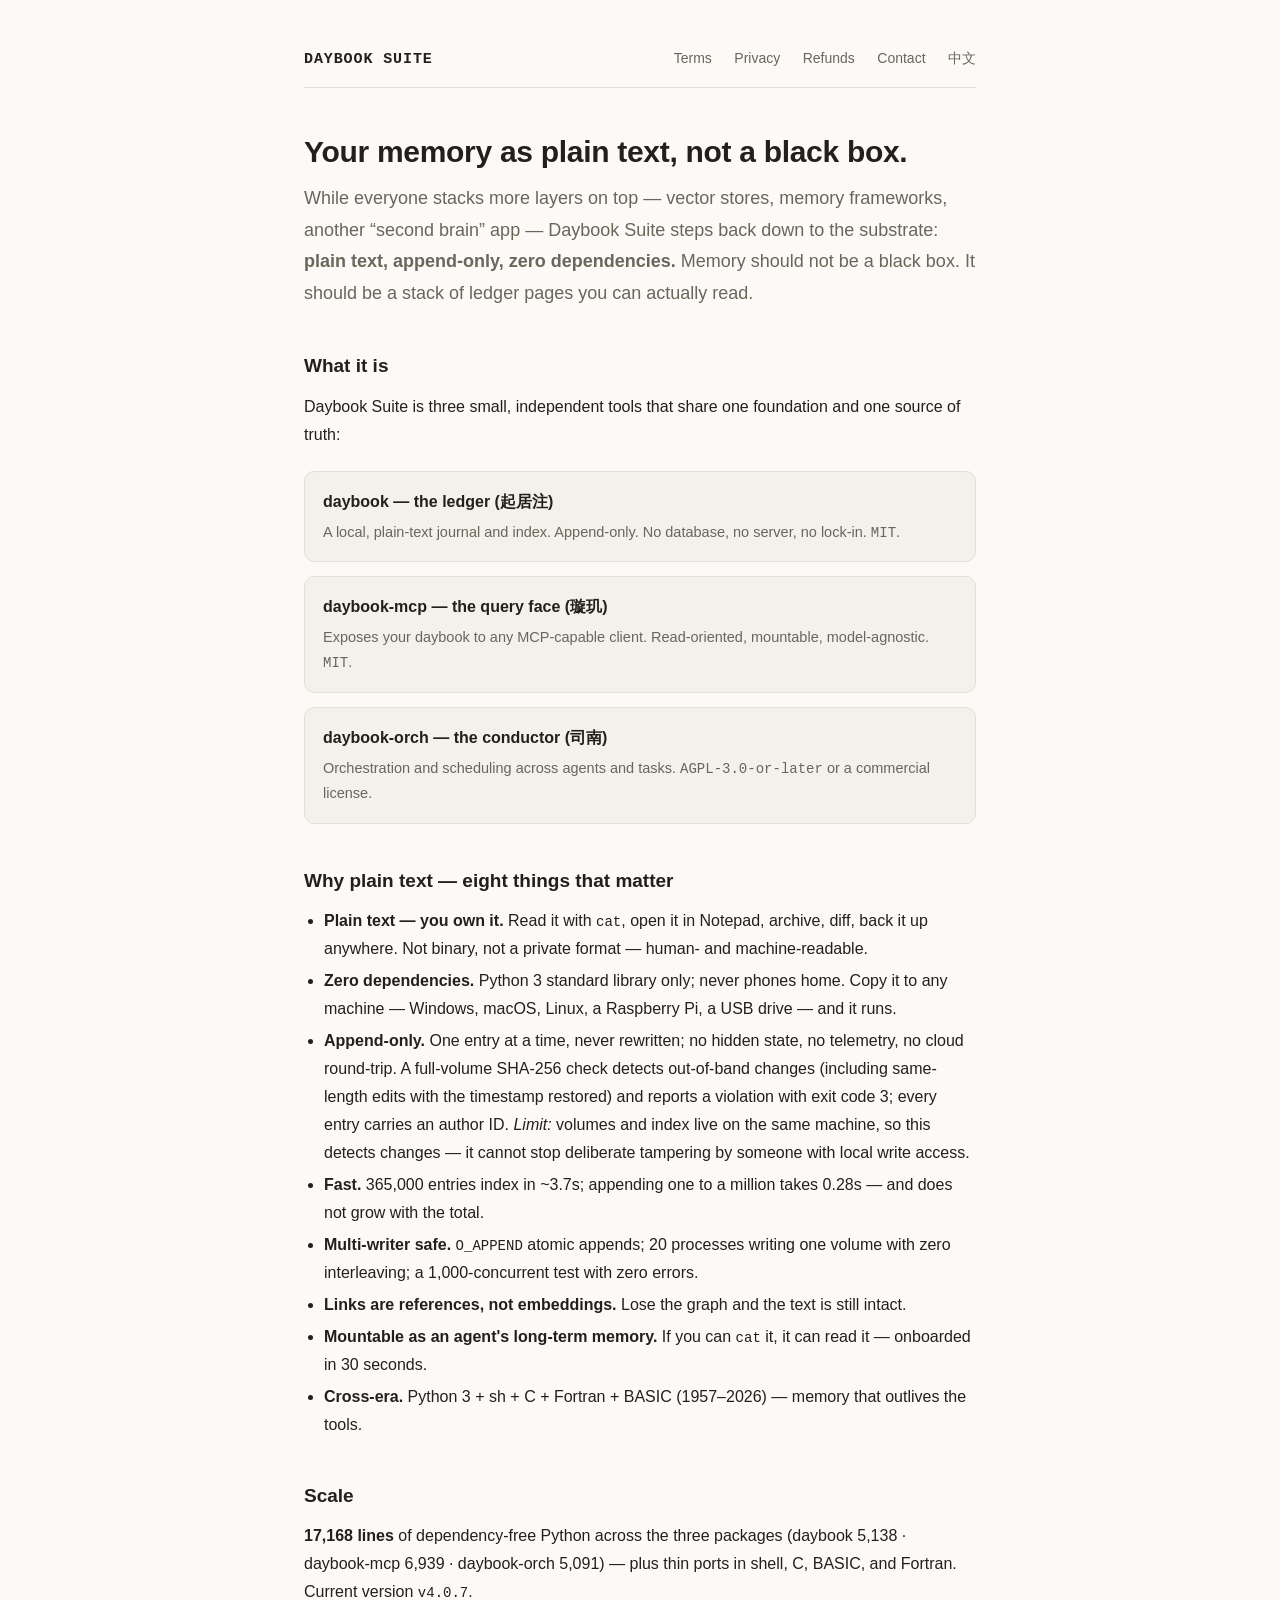
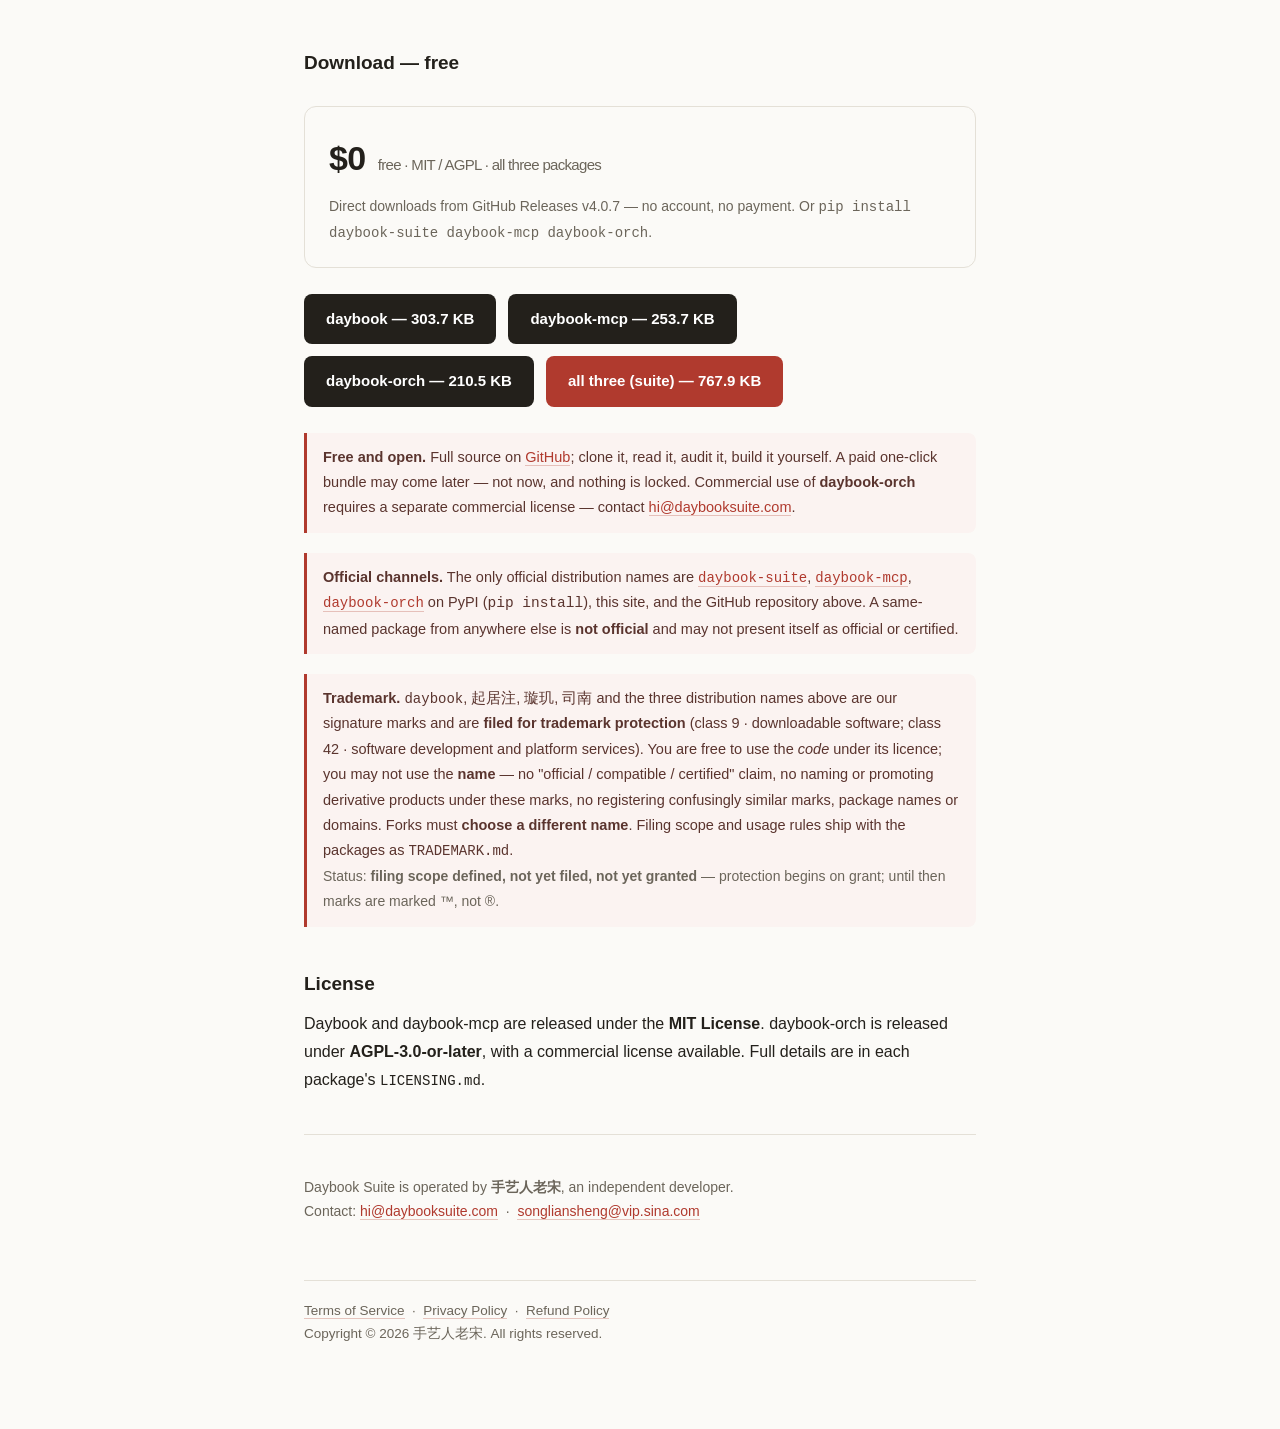
<file: index.html>
<!DOCTYPE html>
<html lang="en">
<head>
<meta charset="utf-8">
<meta name="viewport" content="width=device-width, initial-scale=1">
<title>Daybook Suite — your memory as plain text</title>
<meta name="description" content="Daybook Suite: three small tools that keep your notes and memory as plain text, not a black box. Zero dependencies, append-only, runs anywhere.">
<link rel="stylesheet" href="/style.css">
<!-- social cards -->
<meta property="og:type" content="website">
<meta property="og:site_name" content="Daybook Suite">
<meta property="og:title" content="Daybook Suite — your memory as plain text">
<meta property="og:description" content="A ledger you can actually open: append-only, zero dependencies, readable with cat. daybook · daybook-mcp · daybook-orch. Free download.">
<meta property="og:url" content="https://daybooksuite.com/">
<meta property="og:image" content="https://daybooksuite.com/og.png">
<meta property="og:image:width" content="1200">
<meta property="og:image:height" content="630">
<meta name="twitter:card" content="summary_large_image">
<meta name="twitter:title" content="Daybook Suite — your memory as plain text">
<meta name="twitter:description" content="Append-only, zero dependencies, readable with cat. Free download.">
<meta name="twitter:image" content="https://daybooksuite.com/og.png">
<link rel="canonical" href="https://daybooksuite.com/">
</head>
<body>
<div class="wrap">

<header class="site">
  <span class="brand">Daybook&nbsp;Suite</span>
  <nav>
    <a href="/terms">Terms</a>
    <a href="/privacy">Privacy</a>
    <a href="/refund">Refunds</a>
    <a href="mailto:hi@daybooksuite.com">Contact</a>
    <a href="/zh">中文</a>
  </nav>
</header>

<h1>Your memory as plain text, not a black box.</h1>
<p class="lede">
  While everyone stacks more layers on top &mdash; vector stores, memory frameworks, another
  &ldquo;second brain&rdquo; app &mdash; Daybook Suite steps back down to the substrate:
  <strong>plain text, append-only, zero dependencies.</strong>
  Memory should not be a black box. It should be a stack of ledger pages you can actually read.
</p>

<h2>What it is</h2>
<p>Daybook Suite is three small, independent tools that share one foundation and one source of truth:</p>

<div class="grid">
  <div class="card">
    <h3>daybook &mdash; the ledger (起居注)</h3>
    <p>A local, plain-text journal and index. Append-only. No database, no server, no lock-in. <span class="mono">MIT</span>.</p>
  </div>
  <div class="card">
    <h3>daybook-mcp &mdash; the query face (璇玑)</h3>
    <p>Exposes your daybook to any MCP-capable client. Read-oriented, mountable, model-agnostic. <span class="mono">MIT</span>.</p>
  </div>
  <div class="card">
    <h3>daybook-orch &mdash; the conductor (司南)</h3>
    <p>Orchestration and scheduling across agents and tasks. <span class="mono">AGPL-3.0-or-later</span> or a commercial license.</p>
  </div>
</div>

<h2>Why plain text &mdash; eight things that matter</h2>
<ul>
  <li><strong>Plain text &mdash; you own it.</strong> Read it with <span class="mono">cat</span>, open it in Notepad, archive, diff, back it up anywhere. Not binary, not a private format &mdash; human- and machine-readable.</li>
  <li><strong>Zero dependencies.</strong> Python 3 standard library only; never phones home. Copy it to any machine &mdash; Windows, macOS, Linux, a Raspberry Pi, a USB drive &mdash; and it runs.</li>
  <li><strong>Append-only.</strong> One entry at a time, never rewritten; no hidden state, no telemetry, no cloud round-trip. A full-volume SHA-256 check detects out-of-band changes (including same-length edits with the timestamp restored) and reports a violation with exit code 3; every entry carries an author ID. <em>Limit:</em> volumes and index live on the same machine, so this detects changes &mdash; it cannot stop deliberate tampering by someone with local write access.</li>
  <li><strong>Fast.</strong> 365,000 entries index in ~3.7s; appending one to a million takes 0.28s &mdash; and does not grow with the total.</li>
  <li><strong>Multi-writer safe.</strong> <span class="mono">O_APPEND</span> atomic appends; 20 processes writing one volume with zero interleaving; a 1,000-concurrent test with zero errors.</li>
  <li><strong>Links are references, not embeddings.</strong> Lose the graph and the text is still intact.</li>
  <li><strong>Mountable as an agent's long-term memory.</strong> If you can <span class="mono">cat</span> it, it can read it &mdash; onboarded in 30 seconds.</li>
  <li><strong>Cross-era.</strong> Python 3 + sh + C + Fortran + BASIC (1957&ndash;2026) &mdash; memory that outlives the tools.</li>
</ul>

<h2>Scale</h2>
<p>
  <strong>17,168 lines</strong> of dependency-free Python across the three packages
  (daybook 5,138 &middot; daybook-mcp 6,939 &middot; daybook-orch 5,091) &mdash;
  plus thin ports in shell, C, BASIC, and Fortran. Current version <span class="mono">v4.0.7</span>.
</p>

<h2>Download &mdash; free</h2>
<div class="price">
  <div>
    <div class="amount">$0 <small>&nbsp;free &middot; MIT / AGPL &middot; all three packages</small></div>
    <div class="small" style="margin-top:6px">Direct downloads from GitHub Releases v4.0.7 &mdash; no account, no payment. Or <span class="mono">pip install daybook-suite daybook-mcp daybook-orch</span>.</div>
  </div>
</div>
<div class="dl">
  <a class="btn" href="https://github.com/songliansheng1972/daybook-suite/releases/download/v4.0.7/daybook-v4.0.7.zip">daybook &mdash; 303.7 KB</a>
  <a class="btn" href="https://github.com/songliansheng1972/daybook-suite/releases/download/v4.0.7/daybook-mcp-v4.0.7.zip">daybook-mcp &mdash; 253.7 KB</a>
  <a class="btn" href="https://github.com/songliansheng1972/daybook-suite/releases/download/v4.0.7/daybook-orch-v4.0.7.zip">daybook-orch &mdash; 210.5 KB</a>
  <a class="btn" href="https://github.com/songliansheng1972/daybook-suite/releases/download/v4.0.7/daybook-suite-v4.0.7.zip">all three (suite) &mdash; 767.9 KB</a>
</div>
<div class="note">
  <strong>Free and open.</strong> Full source on <a href="https://github.com/songliansheng1972/daybook-suite">GitHub</a>; clone it, read it, audit it, build it yourself. A paid one-click bundle may come later &mdash; not now, and nothing is locked.
  Commercial use of <strong>daybook-orch</strong> requires a separate commercial license &mdash; contact <a href="mailto:hi@daybooksuite.com">hi@daybooksuite.com</a>.
</div>
<div class="note">
  <strong>Official channels.</strong> The only official distribution names are
  <a class="mono" href="https://pypi.org/project/daybook-suite/">daybook-suite</a>,
  <a class="mono" href="https://pypi.org/project/daybook-mcp/">daybook-mcp</a>,
  <a class="mono" href="https://pypi.org/project/daybook-orch/">daybook-orch</a> on PyPI
  (<code>pip install</code>), this site, and the GitHub repository above. A same-named package from anywhere else is
  <strong>not official</strong> and may not present itself as official or certified.
</div>
<div class="note">
  <strong>Trademark.</strong> <span class="mono">daybook</span>, 起居注, 璇玑, 司南 and the three distribution names above
  are our signature marks and are <strong>filed for trademark protection</strong> (class 9 &middot; downloadable software;
  class 42 &middot; software development and platform services). You are free to use the <em>code</em> under its licence;
  you may not use the <strong>name</strong> &mdash; no "official / compatible / certified" claim, no naming or promoting
  derivative products under these marks, no registering confusingly similar marks, package names or domains.
  Forks must <strong>choose a different name</strong>. Filing scope and usage rules ship with the packages as
  <span class="mono">TRADEMARK.md</span>.
  <br><span class="small">Status: <strong>filing scope defined, not yet filed, not yet granted</strong> &mdash; protection
  begins on grant; until then marks are marked &trade;, not &reg;.</span>
</div>

<h2>License</h2>
<p>
  Daybook and daybook-mcp are released under the <strong>MIT License</strong>.
  daybook-orch is released under <strong>AGPL-3.0-or-later</strong>, with a commercial license available.
  Full details are in each package's <span class="mono">LICENSING.md</span>.
</p>

<hr>

<p class="small">
  Daybook Suite is operated by <strong>手艺人老宋</strong>, an independent developer.<br>
  Contact: <a href="mailto:hi@daybooksuite.com">hi@daybooksuite.com</a>
  &nbsp;&middot;&nbsp; <a href="mailto:songliansheng@vip.sina.com">songliansheng@vip.sina.com</a>
</p>

<footer class="site">
  <a href="/terms">Terms of Service</a> &nbsp;&middot;&nbsp;
  <a href="/privacy">Privacy Policy</a> &nbsp;&middot;&nbsp;
  <a href="/refund">Refund Policy</a><br>
  Copyright &copy; 2026 手艺人老宋. All rights reserved.
</footer>

</div>
</body>
</html>
</file>
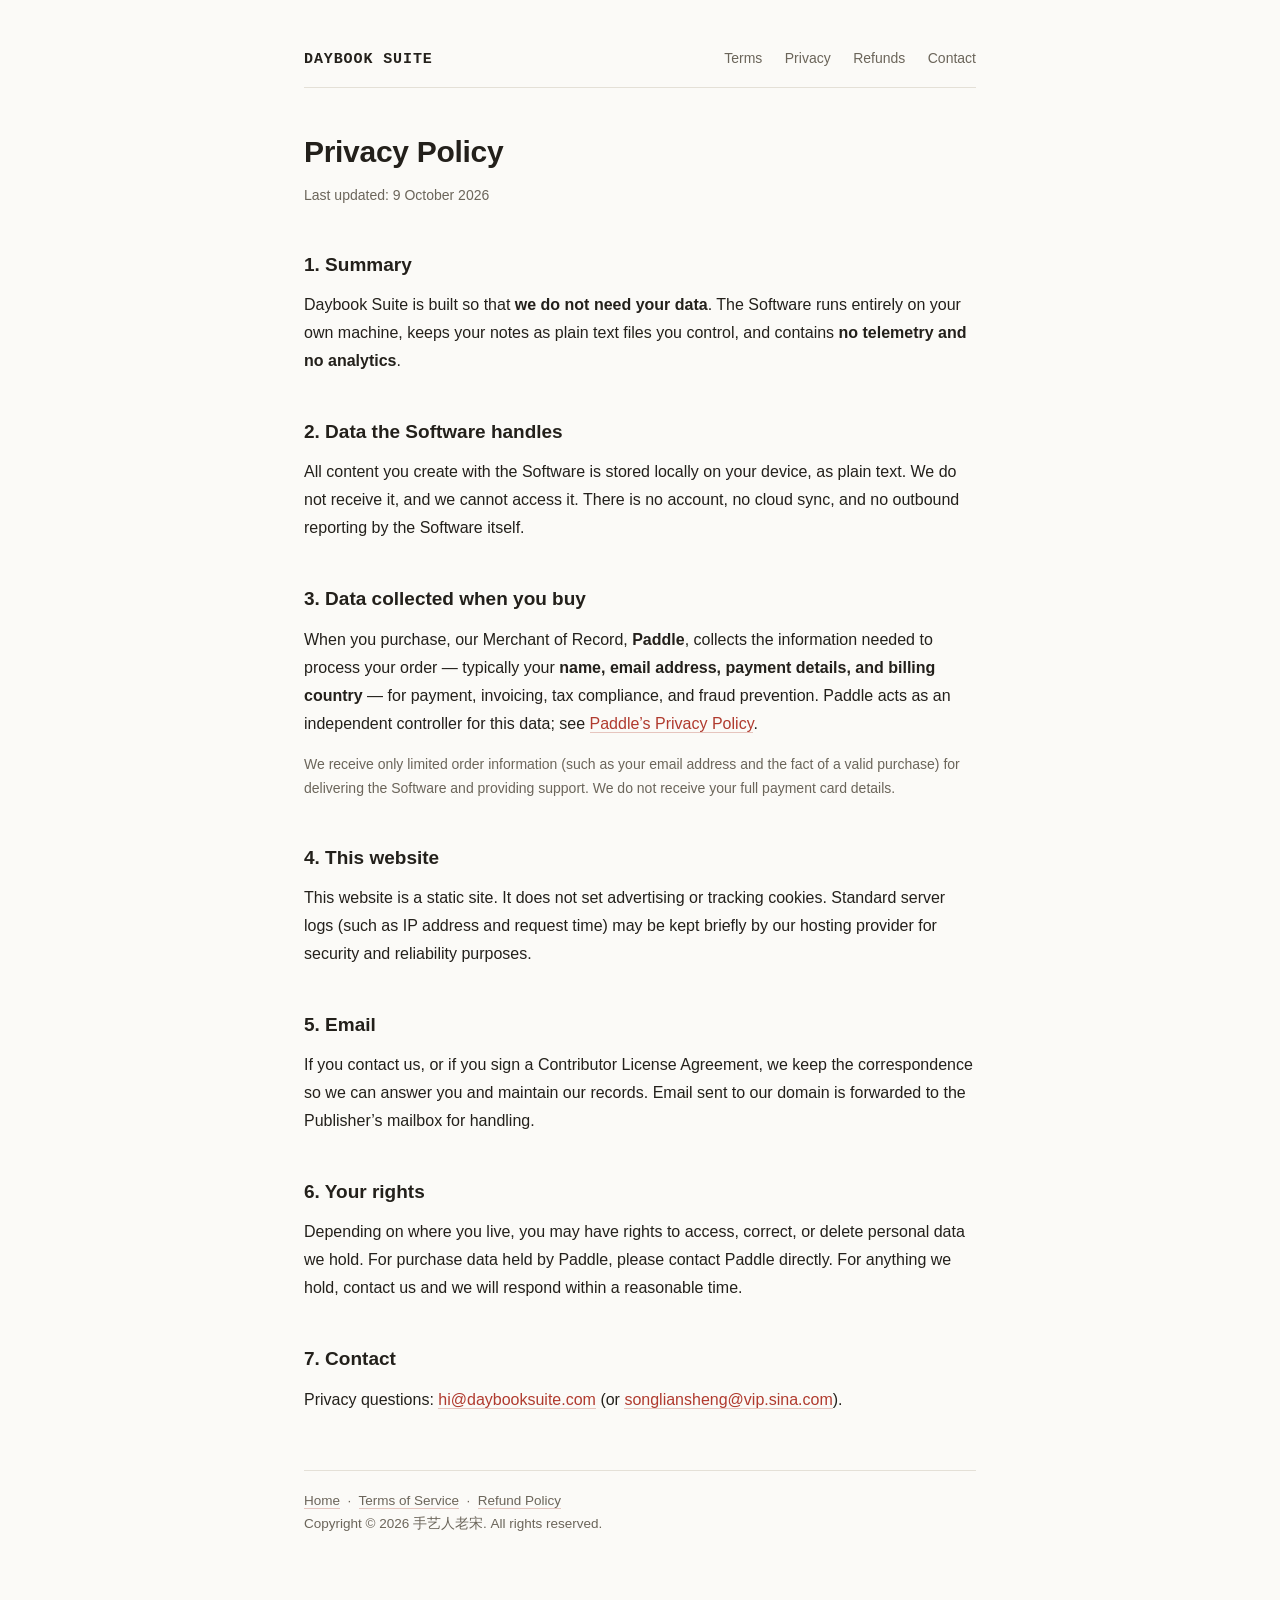
<file: privacy.html>
<!DOCTYPE html>
<html lang="en">
<head>
<meta charset="utf-8">
<meta name="viewport" content="width=device-width, initial-scale=1">
<title>Privacy Policy — Daybook Suite</title>
<link rel="stylesheet" href="/style.css">
</head>
<body>
<div class="wrap">

<header class="site">
  <span class="brand"><a href="/" style="color:inherit;border:0">Daybook&nbsp;Suite</a></span>
  <nav>
    <a href="/terms">Terms</a>
    <a href="/privacy">Privacy</a>
    <a href="/refund">Refunds</a>
    <a href="mailto:hi@daybooksuite.com">Contact</a>
  </nav>
</header>

<h1>Privacy Policy</h1>
<p class="small">Last updated: 9 October 2026</p>

<h2>1. Summary</h2>
<p>
  Daybook Suite is built so that <strong>we do not need your data</strong>.
  The Software runs entirely on your own machine, keeps your notes as plain text files you control,
  and contains <strong>no telemetry and no analytics</strong>.
</p>

<h2>2. Data the Software handles</h2>
<p>
  All content you create with the Software is stored locally on your device, as plain text.
  We do not receive it, and we cannot access it. There is no account, no cloud sync, and no
  outbound reporting by the Software itself.
</p>

<h2>3. Data collected when you buy</h2>
<p>
  When you purchase, our Merchant of Record, <strong>Paddle</strong>, collects the information
  needed to process your order &mdash; typically your <strong>name, email address,
  payment details, and billing country</strong> &mdash; for payment, invoicing, tax compliance,
  and fraud prevention. Paddle acts as an independent controller for this data; see
  <a href="https://www.paddle.com/legal/privacy" rel="noopener">Paddle&rsquo;s Privacy Policy</a>.
</p>
<p class="small">
  We receive only limited order information (such as your email address and the fact of a valid purchase)
  for delivering the Software and providing support. We do not receive your full payment card details.
</p>

<h2>4. This website</h2>
<p>
  This website is a static site. It does not set advertising or tracking cookies.
  Standard server logs (such as IP address and request time) may be kept briefly by our hosting
  provider for security and reliability purposes.
</p>

<h2>5. Email</h2>
<p>
  If you contact us, or if you sign a Contributor License Agreement, we keep the correspondence
  so we can answer you and maintain our records. Email sent to our domain is forwarded to the
  Publisher&rsquo;s mailbox for handling.
</p>

<h2>6. Your rights</h2>
<p>
  Depending on where you live, you may have rights to access, correct, or delete personal data we hold.
  For purchase data held by Paddle, please contact Paddle directly. For anything we hold, contact us
  and we will respond within a reasonable time.
</p>

<h2>7. Contact</h2>
<p>
  Privacy questions: <a href="mailto:hi@daybooksuite.com">hi@daybooksuite.com</a>
  (or <a href="mailto:songliansheng@vip.sina.com">songliansheng@vip.sina.com</a>).
</p>

<footer class="site">
  <a href="/">Home</a> &nbsp;&middot;&nbsp;
  <a href="/terms">Terms of Service</a> &nbsp;&middot;&nbsp;
  <a href="/refund">Refund Policy</a><br>
  Copyright &copy; 2026 手艺人老宋. All rights reserved.
</footer>

</div>
</body>
</html>
</file>
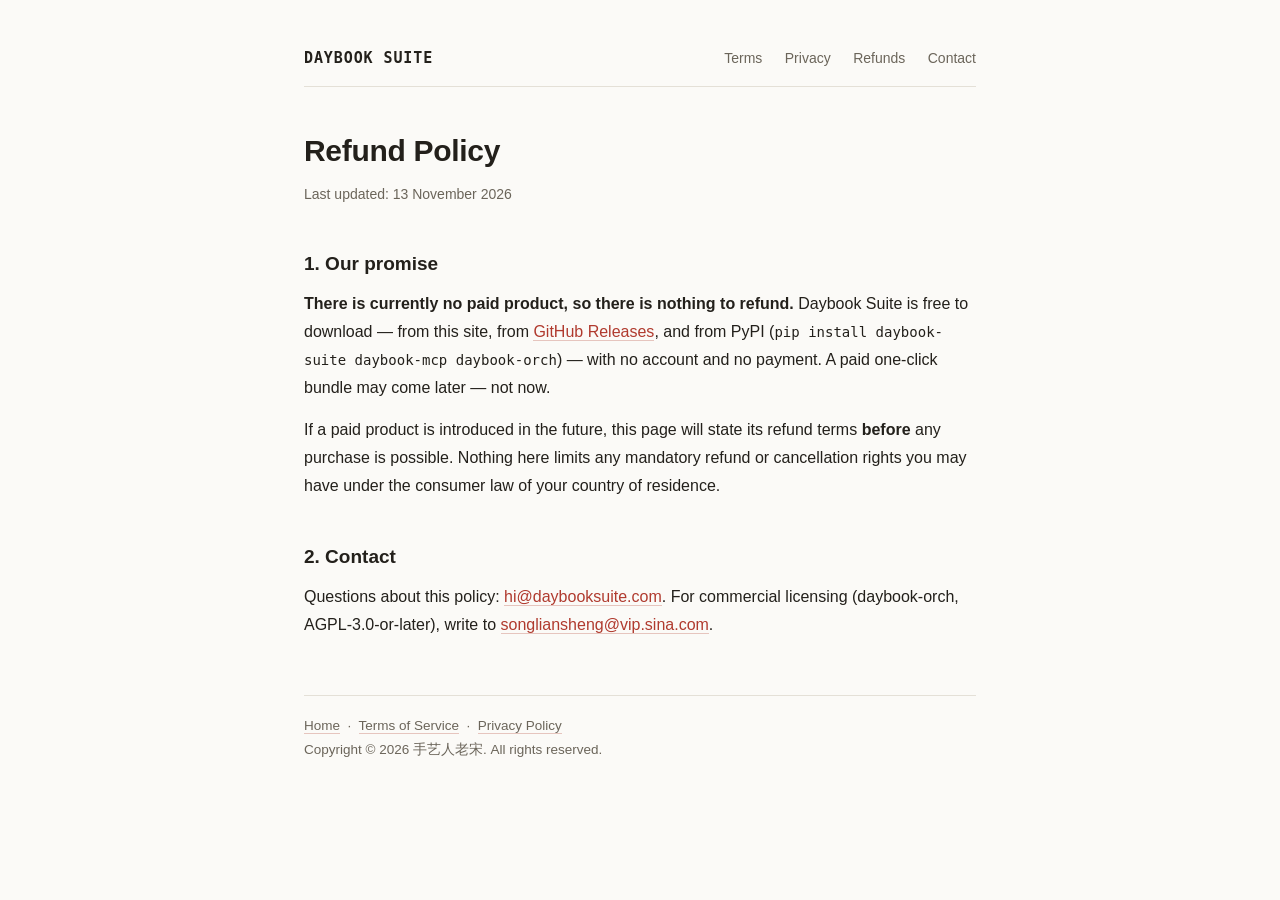
<file: refund.html>
<!DOCTYPE html>
<html lang="en">
<head>
<meta charset="utf-8">
<meta name="viewport" content="width=device-width, initial-scale=1">
<title>Refund Policy — Daybook Suite</title>
<link rel="stylesheet" href="/style.css">
</head>
<body>
<div class="wrap">

<header class="site">
  <span class="brand"><a href="/" style="color:inherit;border:0">Daybook&nbsp;Suite</a></span>
  <nav>
    <a href="/terms">Terms</a>
    <a href="/privacy">Privacy</a>
    <a href="/refund">Refunds</a>
    <a href="mailto:hi@daybooksuite.com">Contact</a>
  </nav>
</header>

<h1>Refund Policy</h1>
<p class="small">Last updated: 13 November 2026</p>

<h2>1. Our promise</h2>
<p>
  <strong>There is currently no paid product, so there is nothing to refund.</strong>
  Daybook Suite is free to download — from this site, from
  <a href="https://github.com/songliansheng1972/daybook-suite/releases">GitHub Releases</a>, and from PyPI
  (<span class="mono">pip install daybook-suite daybook-mcp daybook-orch</span>) — with no account and no payment.
  A paid one-click bundle may come later — not now.
</p>
<p>
  If a paid product is introduced in the future, this page will state its refund terms
  <strong>before</strong> any purchase is possible. Nothing here limits any mandatory refund or
  cancellation rights you may have under the consumer law of your country of residence.
</p>

<h2>2. Contact</h2>
<p>
  Questions about this policy: <a href="mailto:hi@daybooksuite.com">hi@daybooksuite.com</a>.
  For commercial licensing (daybook-orch, AGPL-3.0-or-later), write to
  <a href="mailto:songliansheng@vip.sina.com">songliansheng@vip.sina.com</a>.
</p>

<footer class="site">
  <a href="/">Home</a> &nbsp;&middot;&nbsp;
  <a href="/terms">Terms of Service</a> &nbsp;&middot;&nbsp;
  <a href="/privacy">Privacy Policy</a><br>
  Copyright &copy; 2026 手艺人老宋. All rights reserved.
</footer>

</div>
</body>
</html>
</file>
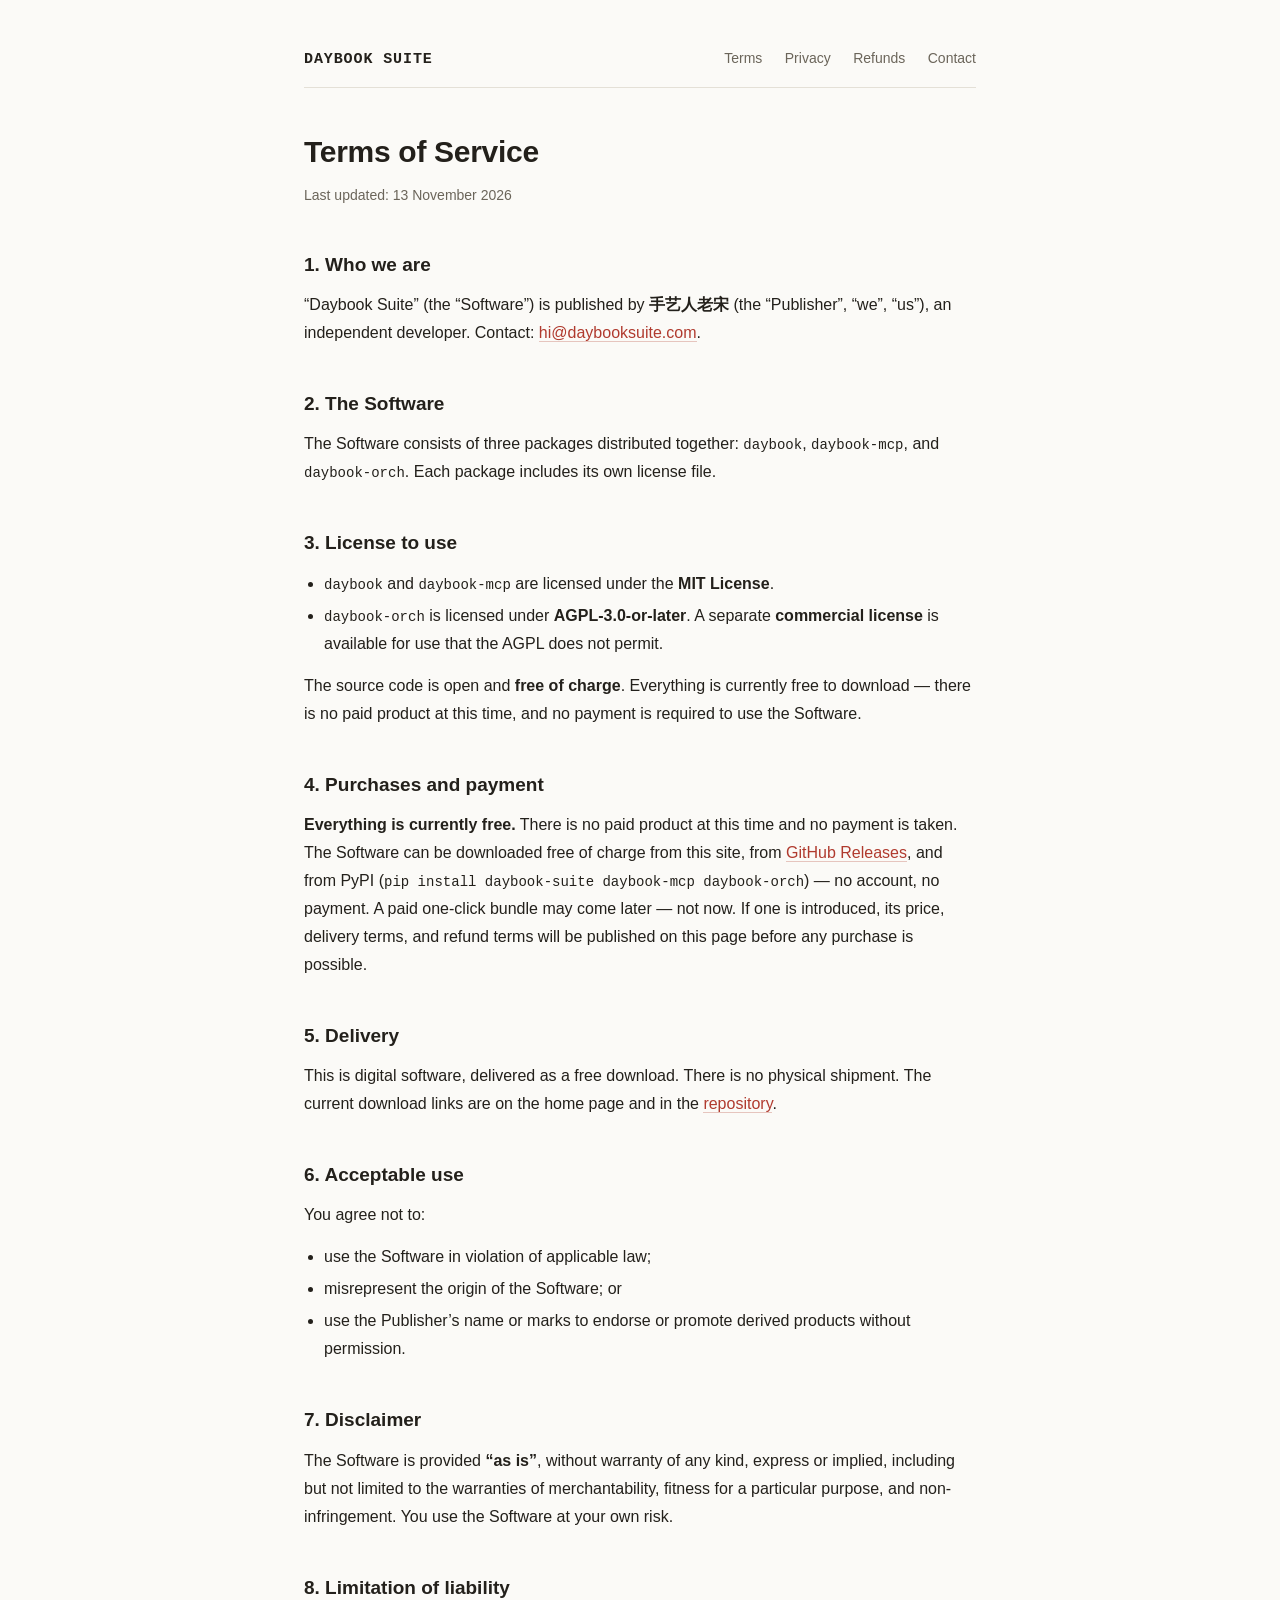
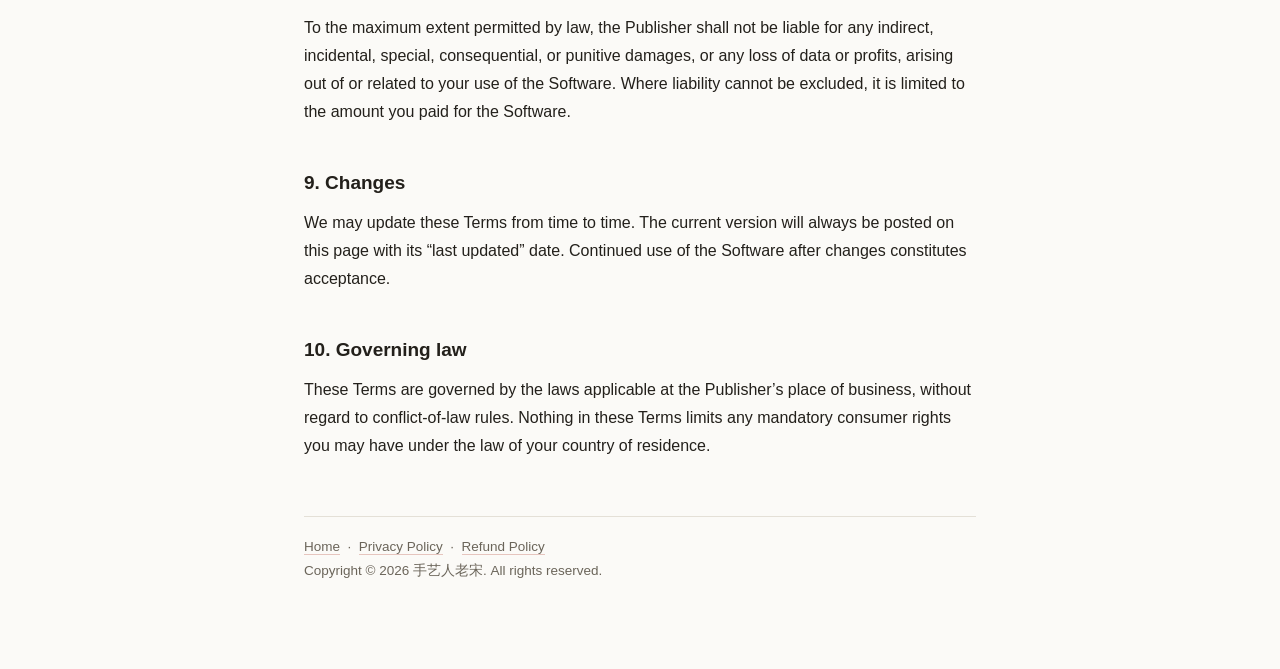
<file: terms.html>
<!DOCTYPE html>
<html lang="en">
<head>
<meta charset="utf-8">
<meta name="viewport" content="width=device-width, initial-scale=1">
<title>Terms of Service — Daybook Suite</title>
<link rel="stylesheet" href="/style.css">
</head>
<body>
<div class="wrap">

<header class="site">
  <span class="brand"><a href="/" style="color:inherit;border:0">Daybook&nbsp;Suite</a></span>
  <nav>
    <a href="/terms">Terms</a>
    <a href="/privacy">Privacy</a>
    <a href="/refund">Refunds</a>
    <a href="mailto:hi@daybooksuite.com">Contact</a>
  </nav>
</header>

<h1>Terms of Service</h1>
<p class="small">Last updated: 13 November 2026</p>

<h2>1. Who we are</h2>
<p>
  &ldquo;Daybook Suite&rdquo; (the &ldquo;Software&rdquo;) is published by <strong>手艺人老宋</strong>
  (the &ldquo;Publisher&rdquo;, &ldquo;we&rdquo;, &ldquo;us&rdquo;), an independent developer.
  Contact: <a href="mailto:hi@daybooksuite.com">hi@daybooksuite.com</a>.
</p>

<h2>2. The Software</h2>
<p>
  The Software consists of three packages distributed together:
  <span class="mono">daybook</span>, <span class="mono">daybook-mcp</span>, and
  <span class="mono">daybook-orch</span>. Each package includes its own license file.
</p>

<h2>3. License to use</h2>
<ul>
  <li><span class="mono">daybook</span> and <span class="mono">daybook-mcp</span> are licensed under the <strong>MIT License</strong>.</li>
  <li><span class="mono">daybook-orch</span> is licensed under <strong>AGPL-3.0-or-later</strong>. A separate <strong>commercial license</strong> is available for use that the AGPL does not permit.</li>
</ul>
<p>
  The source code is open and <strong>free of charge</strong>. Everything is currently free to download —
  there is no paid product at this time, and no payment is required to use the Software.
</p>

<h2>4. Purchases and payment</h2>
<p>
  <strong>Everything is currently free.</strong> There is no paid product at this time and no payment is taken.
  The Software can be downloaded free of charge from this site, from
  <a href="https://github.com/songliansheng1972/daybook-suite/releases">GitHub Releases</a>, and from PyPI
  (<span class="mono">pip install daybook-suite daybook-mcp daybook-orch</span>) — no account, no payment.
  A paid one-click bundle may come later — not now. If one is introduced, its price, delivery terms,
  and refund terms will be published on this page before any purchase is possible.
</p>

<h2>5. Delivery</h2>
<p>
  This is digital software, delivered as a free download. There is no physical shipment.
  The current download links are on the home page and in the
  <a href="https://github.com/songliansheng1972/daybook-suite">repository</a>.
</p>

<h2>6. Acceptable use</h2>
<p>You agree not to:</p>
<ul>
  <li>use the Software in violation of applicable law;</li>
  <li>misrepresent the origin of the Software; or</li>
  <li>use the Publisher&rsquo;s name or marks to endorse or promote derived products without permission.</li>
</ul>

<h2>7. Disclaimer</h2>
<p>
  The Software is provided <strong>&ldquo;as is&rdquo;</strong>, without warranty of any kind, express or implied,
  including but not limited to the warranties of merchantability, fitness for a particular purpose,
  and non-infringement. You use the Software at your own risk.
</p>

<h2>8. Limitation of liability</h2>
<p>
  To the maximum extent permitted by law, the Publisher shall not be liable for any indirect,
  incidental, special, consequential, or punitive damages, or any loss of data or profits,
  arising out of or related to your use of the Software. Where liability cannot be excluded,
  it is limited to the amount you paid for the Software.
</p>

<h2>9. Changes</h2>
<p>
  We may update these Terms from time to time. The current version will always be posted on this page
  with its &ldquo;last updated&rdquo; date. Continued use of the Software after changes constitutes acceptance.
</p>

<h2>10. Governing law</h2>
<p>
  These Terms are governed by the laws applicable at the Publisher&rsquo;s place of business,
  without regard to conflict-of-law rules. Nothing in these Terms limits any mandatory consumer rights
  you may have under the law of your country of residence.
</p>

<footer class="site">
  <a href="/">Home</a> &nbsp;&middot;&nbsp;
  <a href="/privacy">Privacy Policy</a> &nbsp;&middot;&nbsp;
  <a href="/refund">Refund Policy</a><br>
  Copyright &copy; 2026 手艺人老宋. All rights reserved.
</footer>

</div>
</body>
</html>
</file>
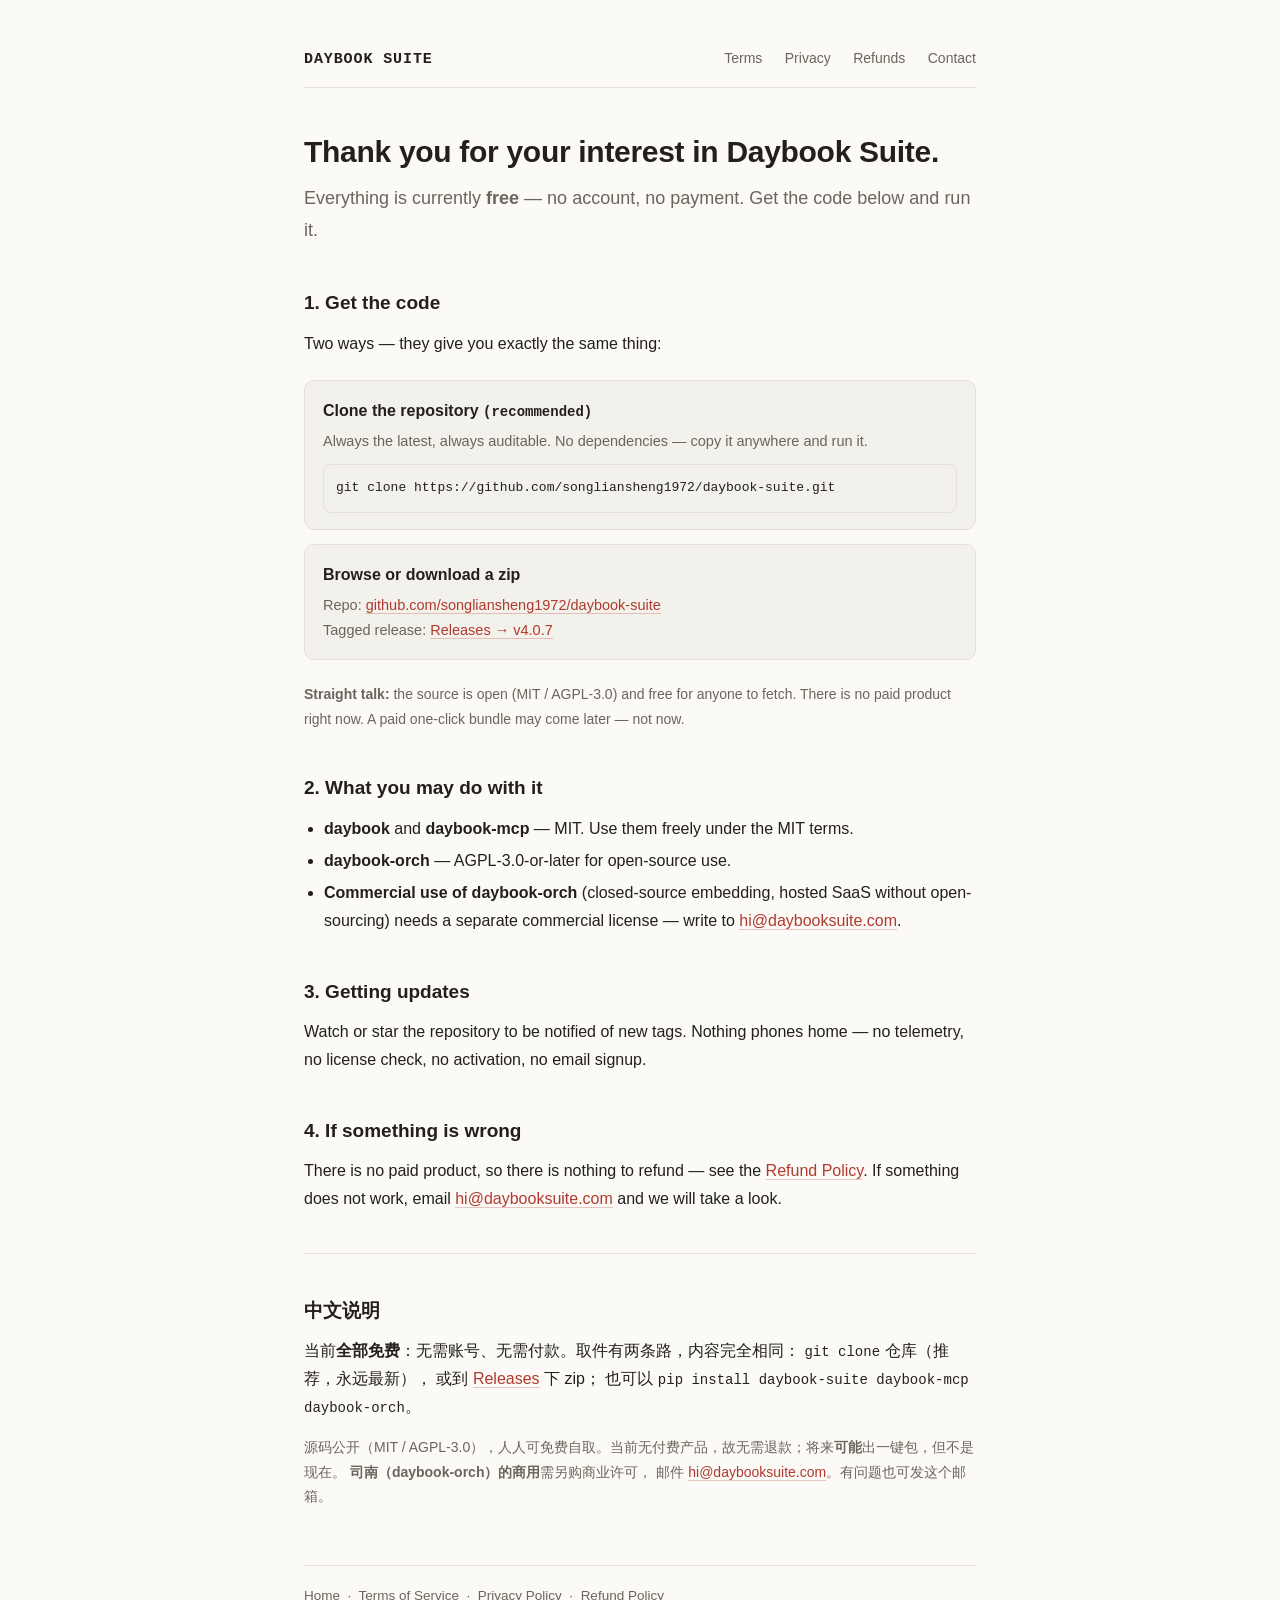
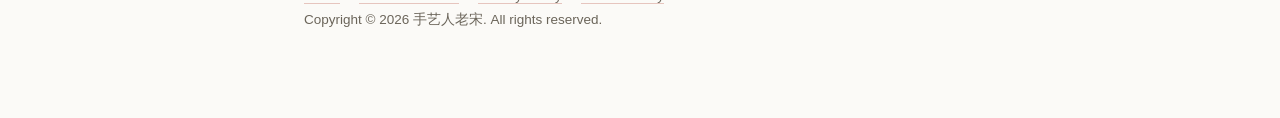
<file: thank-you.html>
<!DOCTYPE html>
<html lang="en">
<head>
<meta charset="utf-8">
<meta name="viewport" content="width=device-width, initial-scale=1">
<meta name="robots" content="noindex">
<title>Thank you — Daybook Suite</title>
<link rel="stylesheet" href="/style.css">
</head>
<body>
<div class="wrap">

<header class="site">
  <span class="brand"><a href="/" style="color:inherit;border:0">Daybook&nbsp;Suite</a></span>
  <nav>
    <a href="/terms">Terms</a>
    <a href="/privacy">Privacy</a>
    <a href="/refund">Refunds</a>
    <a href="mailto:hi@daybooksuite.com">Contact</a>
  </nav>
</header>

<h1>Thank you for your interest in Daybook Suite.</h1>
<p class="lede">
  Everything is currently <strong>free</strong> — no account, no payment. Get the code below and run it.
</p>

<h2>1. Get the code</h2>
<p>Two ways — they give you exactly the same thing:</p>

<div class="grid">
  <div class="card">
    <h3>Clone the repository <span class="mono">(recommended)</span></h3>
    <p>Always the latest, always auditable. No dependencies — copy it anywhere and run it.</p>
    <pre style="background:#F3F1EB;border:1px solid #E4E0D7;border-radius:8px;padding:12px;overflow-x:auto;font-size:13px;margin:10px 0 0">git clone https://github.com/songliansheng1972/daybook-suite.git</pre>
  </div>
  <div class="card">
    <h3>Browse or download a zip</h3>
    <p>
      Repo: <a href="https://github.com/songliansheng1972/daybook-suite">github.com/songliansheng1972/daybook-suite</a><br>
      Tagged release: <a href="https://github.com/songliansheng1972/daybook-suite/releases">Releases &rarr; v4.0.7</a>
    </p>
  </div>
</div>

<p class="small">
  <strong>Straight talk:</strong> the source is open (MIT / AGPL-3.0) and free for anyone to fetch.
  There is no paid product right now. A paid one-click bundle may come later — not now.
</p>

<h2>2. What you may do with it</h2>
<ul>
  <li><strong>daybook</strong> and <strong>daybook-mcp</strong> — MIT. Use them freely under the MIT terms.</li>
  <li><strong>daybook-orch</strong> — AGPL-3.0-or-later for open-source use.</li>
  <li><strong>Commercial use of daybook-orch</strong> (closed-source embedding, hosted SaaS without open-sourcing)
      needs a separate commercial license — write to
      <a href="mailto:hi@daybooksuite.com">hi@daybooksuite.com</a>.</li>
</ul>

<h2>3. Getting updates</h2>
<p>
  Watch or star the repository to be notified of new tags. Nothing phones home — no telemetry, no license check,
  no activation, no email signup.
</p>

<h2>4. If something is wrong</h2>
<p>
  There is no paid product, so there is nothing to refund — see the
  <a href="/refund">Refund Policy</a>. If something does not work, email
  <a href="mailto:hi@daybooksuite.com">hi@daybooksuite.com</a> and we will take a look.
</p>

<hr>

<h2>中文说明</h2>
<p>
  当前<strong>全部免费</strong>：无需账号、无需付款。取件有两条路，内容完全相同：
  <span class="mono">git clone</span> 仓库（推荐，永远最新），
  或到 <a href="https://github.com/songliansheng1972/daybook-suite/releases">Releases</a> 下 zip；
  也可以 <span class="mono">pip install daybook-suite daybook-mcp daybook-orch</span>。
</p>
<p class="small">
  源码公开（MIT / AGPL-3.0），人人可免费自取。当前无付费产品，故无需退款；将来<strong>可能</strong>出一键包，但不是现在。
  <strong>司南（daybook-orch）的商用</strong>需另购商业许可，
  邮件 <a href="mailto:hi@daybooksuite.com">hi@daybooksuite.com</a>。有问题也可发这个邮箱。
</p>

<footer class="site">
  <a href="/">Home</a> &nbsp;&middot;&nbsp;
  <a href="/terms">Terms of Service</a> &nbsp;&middot;&nbsp;
  <a href="/privacy">Privacy Policy</a> &nbsp;&middot;&nbsp;
  <a href="/refund">Refund Policy</a><br>
  Copyright &copy; 2026 手艺人老宋. All rights reserved.
</footer>

</div>
</body>
</html>
</file>
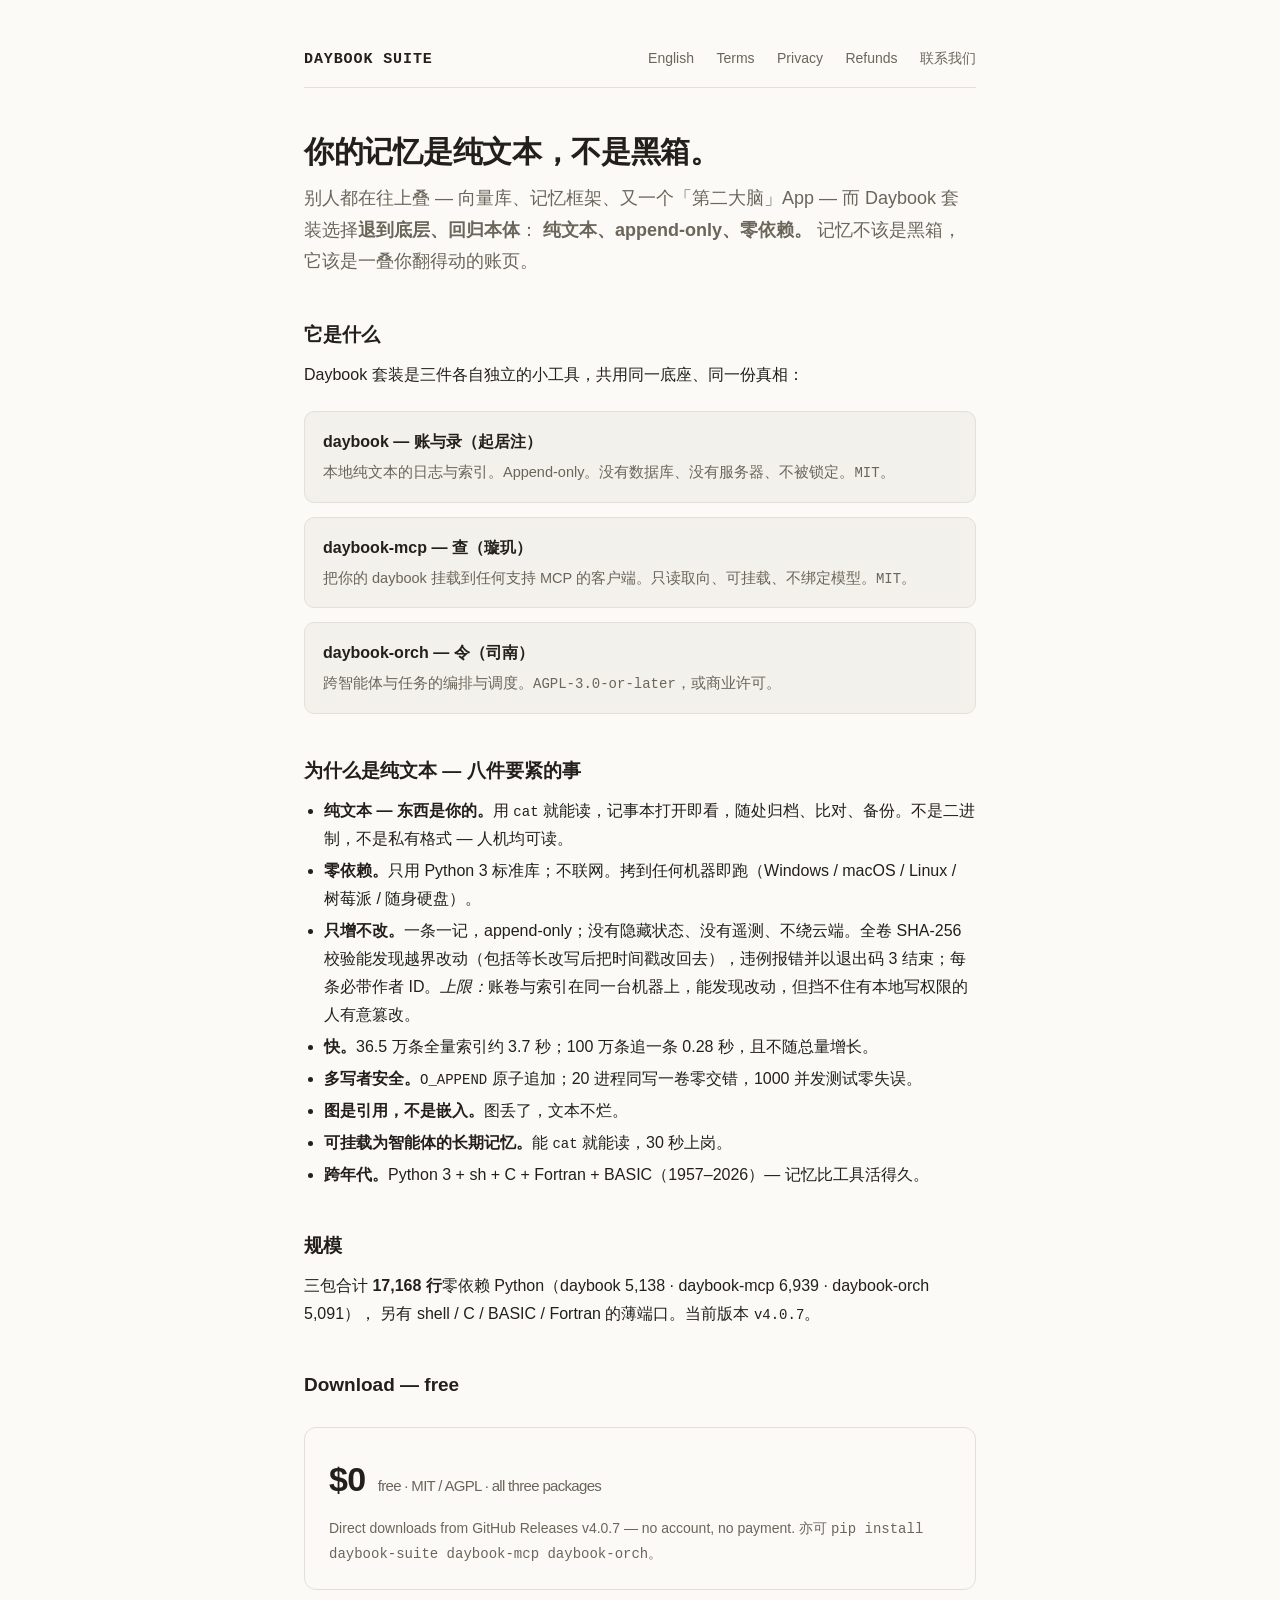
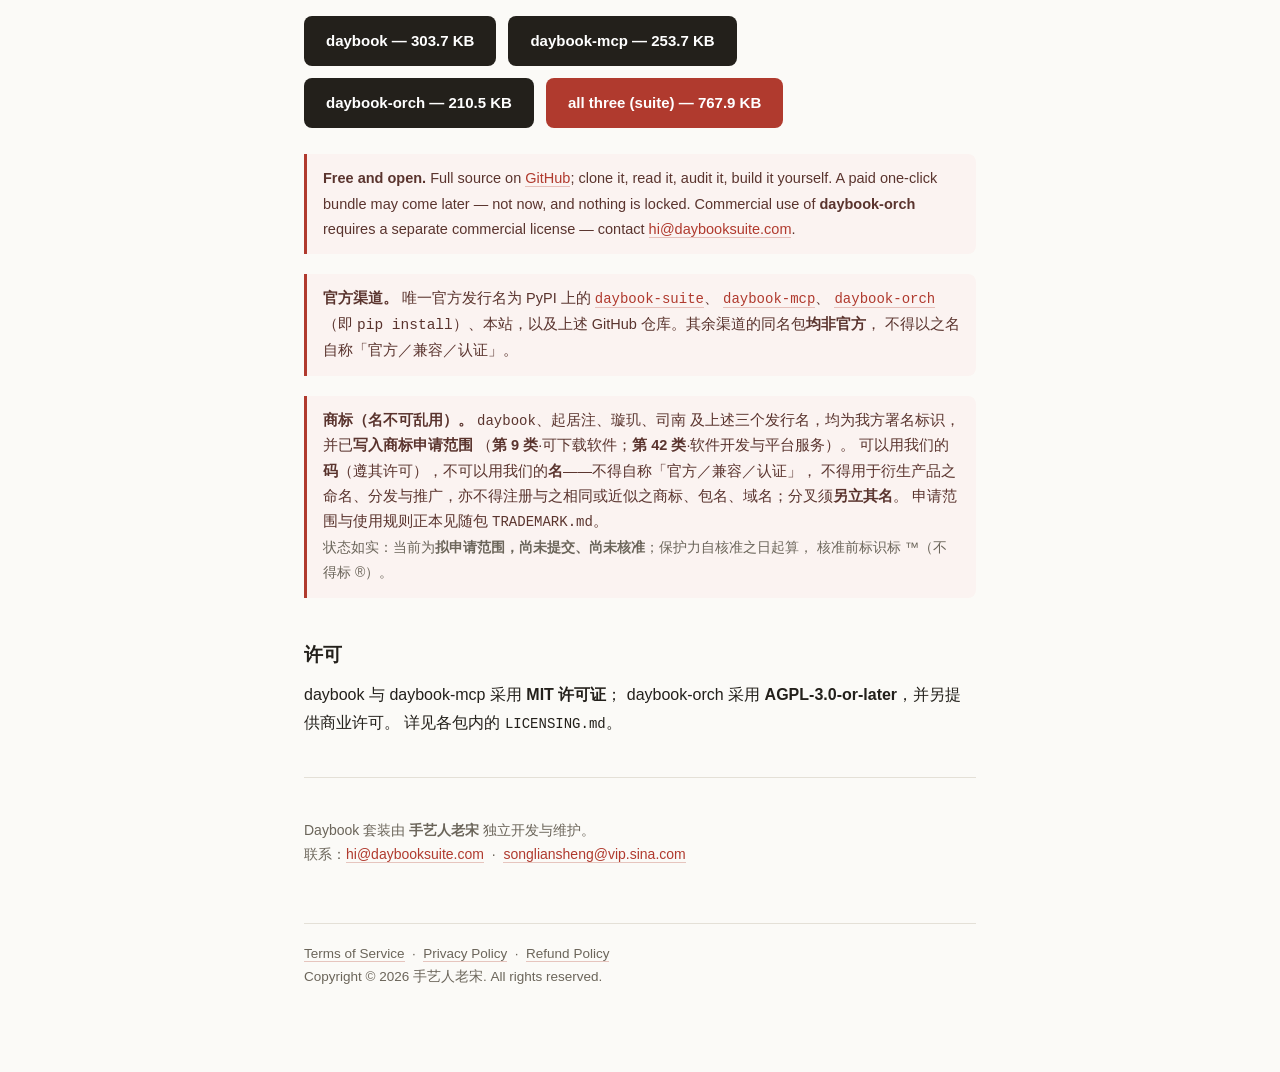
<file: zh.html>
<!DOCTYPE html>
<html lang="zh-CN">
<head>
<meta charset="utf-8">
<meta name="viewport" content="width=device-width, initial-scale=1">
<title>Daybook 套装 — 你的记忆是纯文本，不是黑箱</title>
<meta name="description" content="Daybook 套装：三件小工具，把你的笔记与记忆保存为纯文本，而不是黑箱。零依赖、append-only、拷到任何机器即跑。">
<link rel="stylesheet" href="/style.css">
<!-- social cards -->
<meta property="og:type" content="website">
<meta property="og:site_name" content="Daybook Suite">
<meta property="og:title" content="Daybook Suite — your memory as plain text">
<meta property="og:description" content="能打开的账本：只增不改、零依赖、cat 就能读。daybook · daybook-mcp · daybook-orch，免费下载。">
<meta property="og:url" content="https://daybooksuite.com/">
<meta property="og:image" content="https://daybooksuite.com/og.png">
<meta property="og:image:width" content="1200">
<meta property="og:image:height" content="630">
<meta name="twitter:card" content="summary_large_image">
<meta name="twitter:title" content="Daybook Suite — your memory as plain text">
<meta name="twitter:description" content="Append-only, zero dependencies, readable with cat. Free download.">
<meta name="twitter:image" content="https://daybooksuite.com/og.png">
<link rel="canonical" href="https://daybooksuite.com/">
</head>
<body>
<div class="wrap">

<header class="site">
  <span class="brand">Daybook&nbsp;Suite</span>
  <nav>
    <a href="/">English</a>
    <a href="/terms">Terms</a>
    <a href="/privacy">Privacy</a>
    <a href="/refund">Refunds</a>
    <a href="mailto:hi@daybooksuite.com">联系我们</a>
  </nav>
</header>

<h1>你的记忆是纯文本，不是黑箱。</h1>
<p class="lede">
  别人都在往上叠 &mdash; 向量库、记忆框架、又一个「第二大脑」App &mdash;
  而 Daybook 套装选择<b>退到底层、回归本体</b>：
  <strong>纯文本、append-only、零依赖。</strong>
  记忆不该是黑箱，它该是一叠你翻得动的账页。
</p>

<h2>它是什么</h2>
<p>Daybook 套装是三件各自独立的小工具，共用同一底座、同一份真相：</p>

<div class="grid">
  <div class="card">
    <h3>daybook &mdash; 账与录（起居注）</h3>
    <p>本地纯文本的日志与索引。Append-only。没有数据库、没有服务器、不被锁定。<span class="mono">MIT</span>。</p>
  </div>
  <div class="card">
    <h3>daybook-mcp &mdash; 查（璇玑）</h3>
    <p>把你的 daybook 挂载到任何支持 MCP 的客户端。只读取向、可挂载、不绑定模型。<span class="mono">MIT</span>。</p>
  </div>
  <div class="card">
    <h3>daybook-orch &mdash; 令（司南）</h3>
    <p>跨智能体与任务的编排与调度。<span class="mono">AGPL-3.0-or-later</span>，或商业许可。</p>
  </div>
</div>

<h2>为什么是纯文本 &mdash; 八件要紧的事</h2>
<ul>
  <li><strong>纯文本 &mdash; 东西是你的。</strong>用 <span class="mono">cat</span> 就能读，记事本打开即看，随处归档、比对、备份。不是二进制，不是私有格式 &mdash; 人机均可读。</li>
  <li><strong>零依赖。</strong>只用 Python 3 标准库；不联网。拷到任何机器即跑（Windows / macOS / Linux / 树莓派 / 随身硬盘）。</li>
  <li><strong>只增不改。</strong>一条一记，append-only；没有隐藏状态、没有遥测、不绕云端。全卷 SHA-256 校验能发现越界改动（包括等长改写后把时间戳改回去），违例报错并以退出码 3 结束；每条必带作者 ID。<em>上限：</em>账卷与索引在同一台机器上，能发现改动，但挡不住有本地写权限的人有意篡改。</li>
  <li><strong>快。</strong>36.5 万条全量索引约 3.7 秒；100 万条追一条 0.28 秒，且不随总量增长。</li>
  <li><strong>多写者安全。</strong><span class="mono">O_APPEND</span> 原子追加；20 进程同写一卷零交错，1000 并发测试零失误。</li>
  <li><strong>图是引用，不是嵌入。</strong>图丢了，文本不烂。</li>
  <li><strong>可挂载为智能体的长期记忆。</strong>能 <span class="mono">cat</span> 就能读，30 秒上岗。</li>
  <li><strong>跨年代。</strong>Python 3 + sh + C + Fortran + BASIC（1957&ndash;2026）&mdash; 记忆比工具活得久。</li>
</ul>

<h2>规模</h2>
<p>
  三包合计 <strong>17,168 行</strong>零依赖 Python（daybook 5,138 &middot; daybook-mcp 6,939 &middot; daybook-orch 5,091），
  另有 shell / C / BASIC / Fortran 的薄端口。当前版本 <span class="mono">v4.0.7</span>。
</p>

<h2>Download &mdash; free</h2>
<div class="price">
  <div>
    <div class="amount">$0 <small>&nbsp;free &middot; MIT / AGPL &middot; all three packages</small></div>
    <div class="small" style="margin-top:6px">Direct downloads from GitHub Releases v4.0.7 &mdash; no account, no payment. 亦可 <span class="mono">pip install daybook-suite daybook-mcp daybook-orch</span>。</div>
  </div>
</div>
<div class="dl">
  <a class="btn" href="https://github.com/songliansheng1972/daybook-suite/releases/download/v4.0.7/daybook-v4.0.7.zip">daybook &mdash; 303.7 KB</a>
  <a class="btn" href="https://github.com/songliansheng1972/daybook-suite/releases/download/v4.0.7/daybook-mcp-v4.0.7.zip">daybook-mcp &mdash; 253.7 KB</a>
  <a class="btn" href="https://github.com/songliansheng1972/daybook-suite/releases/download/v4.0.7/daybook-orch-v4.0.7.zip">daybook-orch &mdash; 210.5 KB</a>
  <a class="btn" href="https://github.com/songliansheng1972/daybook-suite/releases/download/v4.0.7/daybook-suite-v4.0.7.zip">all three (suite) &mdash; 767.9 KB</a>
</div>
<div class="note">
  <strong>Free and open.</strong> Full source on <a href="https://github.com/songliansheng1972/daybook-suite">GitHub</a>; clone it, read it, audit it, build it yourself. A paid one-click bundle may come later &mdash; not now, and nothing is locked.
  Commercial use of <strong>daybook-orch</strong> requires a separate commercial license &mdash; contact <a href="mailto:hi@daybooksuite.com">hi@daybooksuite.com</a>.
</div>
<div class="note">
  <strong>官方渠道。</strong> 唯一官方发行名为 PyPI 上的
  <a class="mono" href="https://pypi.org/project/daybook-suite/">daybook-suite</a>、
  <a class="mono" href="https://pypi.org/project/daybook-mcp/">daybook-mcp</a>、
  <a class="mono" href="https://pypi.org/project/daybook-orch/">daybook-orch</a>
  （即 <code>pip install</code>）、本站，以及上述 GitHub 仓库。其余渠道的同名包<strong>均非官方</strong>，
  不得以之名自称「官方／兼容／认证」。
</div>
<div class="note">
  <strong>商标（名不可乱用）。</strong> <span class="mono">daybook</span>、起居注、璇玑、司南
  及上述三个发行名，均为我方署名标识，并已<strong>写入商标申请范围</strong>
  （<strong>第 9 类</strong>·可下载软件；<strong>第 42 类</strong>·软件开发与平台服务）。
  可以用我们的<strong>码</strong>（遵其许可），不可以用我们的<strong>名</strong>——不得自称「官方／兼容／认证」，
  不得用于衍生产品之命名、分发与推广，亦不得注册与之相同或近似之商标、包名、域名；分叉须<strong>另立其名</strong>。
  申请范围与使用规则正本见随包 <span class="mono">TRADEMARK.md</span>。
  <br><span class="small">状态如实：当前为<strong>拟申请范围，尚未提交、尚未核准</strong>；保护力自核准之日起算，
  核准前标识标 &trade;（不得标 &reg;）。</span>
</div>

<h2>许可</h2>
<p>
  daybook 与 daybook-mcp 采用 <strong>MIT 许可证</strong>；
  daybook-orch 采用 <strong>AGPL-3.0-or-later</strong>，并另提供商业许可。
  详见各包内的 <span class="mono">LICENSING.md</span>。
</p>

<hr>

<p class="small">
  Daybook 套装由 <strong>手艺人老宋</strong> 独立开发与维护。<br>
  联系：<a href="mailto:hi@daybooksuite.com">hi@daybooksuite.com</a>
  &nbsp;&middot;&nbsp; <a href="mailto:songliansheng@vip.sina.com">songliansheng@vip.sina.com</a>
</p>

<footer class="site">
  <a href="/terms">Terms of Service</a> &nbsp;&middot;&nbsp;
  <a href="/privacy">Privacy Policy</a> &nbsp;&middot;&nbsp;
  <a href="/refund">Refund Policy</a><br>
  Copyright &copy; 2026 手艺人老宋. All rights reserved.
</footer>

</div>
</body>
</html>
</file>
<file: style.css>
:root{
  --paper:#FBFAF7; --ink:#23201B; --muted:#6B655A;
  --line:#E4E0D7; --seal:#B03A2E; --wash:#F3F1EB;
}
*{box-sizing:border-box}
html{-webkit-text-size-adjust:100%}
body{
  margin:0; background:var(--paper); color:var(--ink);
  font:16px/1.75 -apple-system,BlinkMacSystemFont,"Segoe UI","Noto Sans SC","PingFang SC",sans-serif;
}
.wrap{max-width:720px;margin:0 auto;padding:44px 24px 88px}
a{color:var(--seal);text-decoration:none;border-bottom:1px solid rgba(176,58,46,.28)}
a:hover{border-bottom-color:var(--seal)}
code,kbd,pre{font-family:ui-monospace,SFMono-Regular,Menlo,Consolas,monospace}

header.site{
  display:flex;justify-content:space-between;align-items:baseline;gap:16px;
  border-bottom:1px solid var(--line);padding-bottom:14px;margin-bottom:44px;
}
header.site .brand{
  font-family:ui-monospace,SFMono-Regular,Menlo,monospace;
  font-weight:600;font-size:15px;letter-spacing:.06em;text-transform:uppercase;
}
header.site nav a{margin-left:18px;font-size:14px;color:var(--muted);border:0}
header.site nav a:hover{color:var(--seal)}

h1{font-size:30px;line-height:1.3;margin:0 0 12px;font-weight:600;letter-spacing:-.01em}
h2{font-size:19px;margin:40px 0 10px;font-weight:600}
h3{font-size:16px;margin:26px 0 6px;font-weight:600}
p{margin:0 0 14px}
.lede{font-size:18px;color:var(--muted);margin-bottom:28px}
ul{padding-left:20px;margin:0 0 14px}
li{margin:4px 0}
hr{border:0;border-top:1px solid var(--line);margin:40px 0}
.small{font-size:14px;color:var(--muted)}
.mono{font-family:ui-monospace,SFMono-Regular,Menlo,monospace;font-size:14px}

.grid{display:grid;grid-template-columns:1fr;gap:14px;margin:22px 0}
.card{
  background:var(--wash);border:1px solid var(--line);border-radius:10px;padding:16px 18px;
}
.card h3{margin:0 0 4px}
.card p{margin:0;font-size:14.5px;color:var(--muted)}

.price{
  border:1px solid var(--line);border-radius:12px;padding:22px 24px;margin:26px 0;
  display:flex;flex-wrap:wrap;align-items:center;justify-content:space-between;gap:16px;
}
.price .amount{font-size:34px;font-weight:600;letter-spacing:-.02em}
.price .amount small{font-size:15px;color:var(--muted);font-weight:400}
.btn{
  display:inline-block;background:var(--seal);color:#fff;border:0;border-radius:8px;
  padding:12px 22px;font-size:15px;font-weight:600;cursor:pointer;
}
.btn.disabled{background:#C9C4B9;cursor:not-allowed}

/* 下载按钮组（免费下载版） */
.dl{display:flex;flex-wrap:wrap;gap:12px;margin:18px 0 26px}
.dl .btn{background:var(--ink);font-weight:600;text-decoration:none}
.dl .btn:hover{opacity:.88}
.dl .btn:last-child{background:var(--seal)}


.note{
  background:#FBF3F1;border-left:3px solid var(--seal);padding:12px 16px;border-radius:0 8px 8px 0;
  font-size:14.5px;color:#5A342E;margin:20px 0;
}

footer.site{
  border-top:1px solid var(--line);margin-top:56px;padding-top:18px;
  font-size:13.5px;color:var(--muted);
}
footer.site a{color:var(--muted)}
</file>
